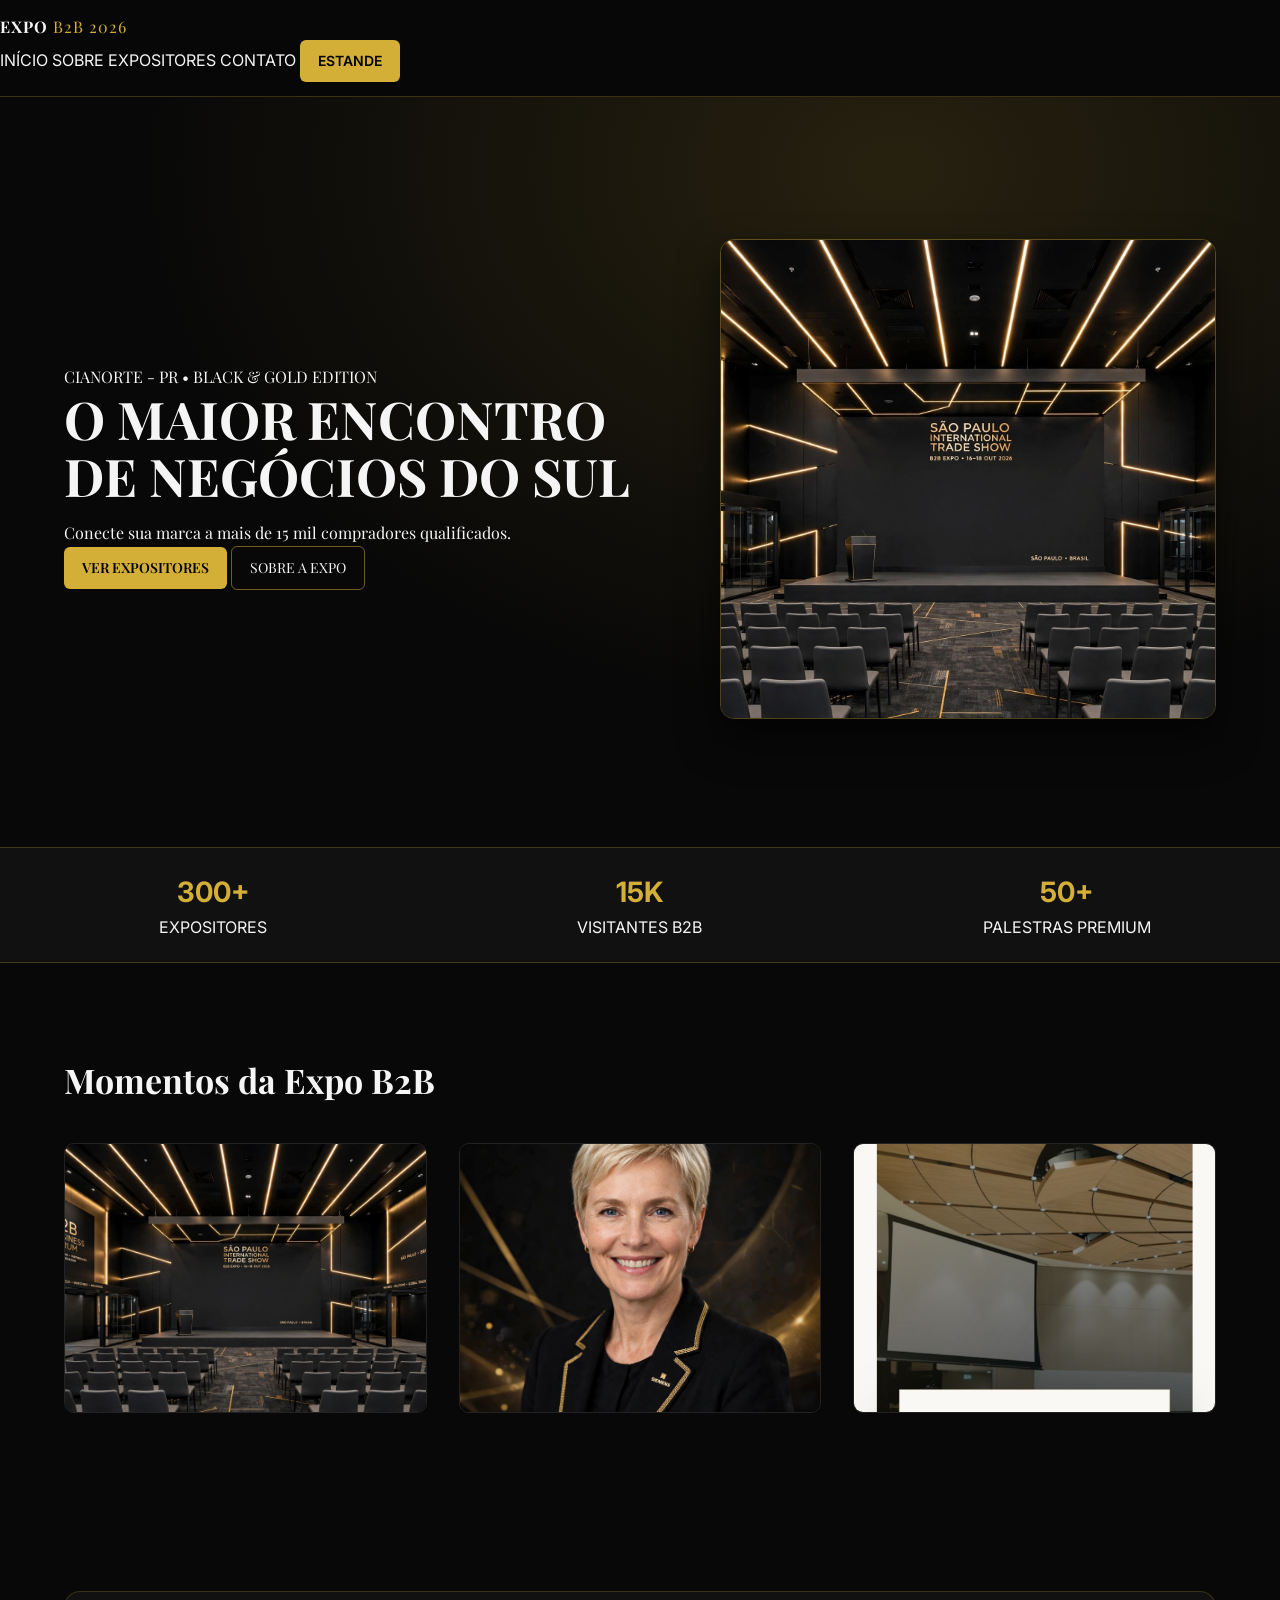
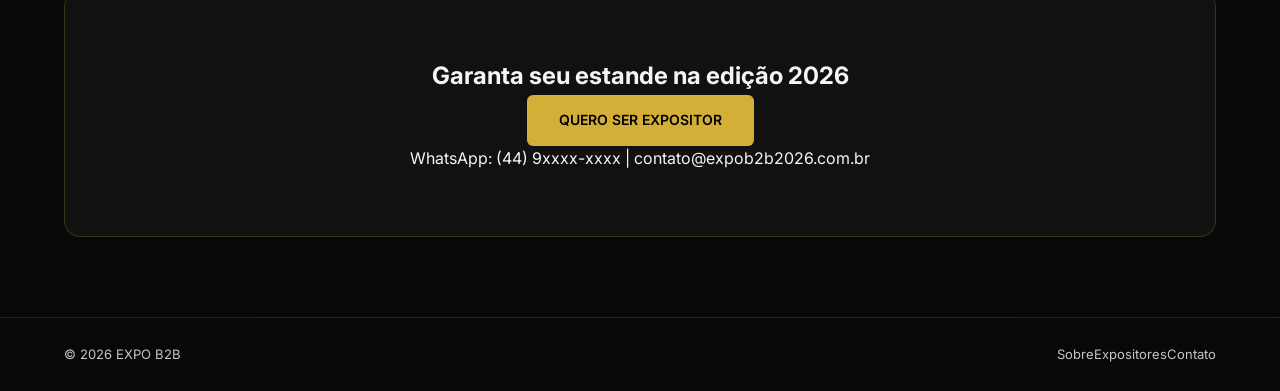
<file: Index.html>
<!DOCTYPE html>
<html lang="pt-BR">
<head>
<meta charset="UTF-8">
<meta name="viewport" content="width=device-width, initial-scale=1.0">
<title>Expo B2B 2026 | Black & Gold Edition</title>
<link rel="stylesheet" href="style.css">
</head>
<body>
<header class="header">
  <div class="logo">EXPO <span>B2B 2026</span></div>
  <nav>
    <a href="index.html">INÍCIO</a>
    <a href="sobre.html">SOBRE</a>
    <a href="expositor.html">EXPOSITORES</a>
    <a href="contato.html">CONTATO</a>
    <a href="contato.html" class="btn-gold">ESTANDE</a>
  </nav>
</header>
<main>
  <section class="hero">
    <div class="hero-text">
      <span class="tag">CIANORTE - PR • BLACK & GOLD EDITION</span>
      <h1>O MAIOR ENCONTRO DE <span>NEGÓCIOS</span> DO SUL</h1>
      <p>Conecte sua marca a mais de 15 mil compradores qualificados.</p>
      <div class="hero-btns">
        <a href="expositor.html" class="btn-gold">VER EXPOSITORES</a>
        <a href="sobre.html" class="btn-outline">SOBRE A EXPO</a>
      </div>
    </div>
    <div class="hero-img"><img src="foto.jpg" alt="Expo B2B"></div>
  </section>
  <section class="stats">
    <div><b>300+</b><p>EXPOSITORES</p></div>
    <div><b>15K</b><p>VISITANTES B2B</p></div>
    <div><b>50+</b><p>PALESTRAS PREMIUM</p></div>
  </section>
  <section class="galeria">
    <h2>Momentos da <span>Expo B2B</span></h2>
    <div class="grid">
      <img src="foto.jpg" alt="Foto 1">
      <img src="foto2.jpg" alt="Foto 2">
      <img src="foto3.jpg" alt="Foto 3">
    </div>
  </section>
  <section class="cta">
    <h2>Garanta seu estande na edição 2026</h2>
    <a href="contato.html" class="btn-gold" style="padding:14px 32px">QUERO SER EXPOSITOR</a>
    <p>WhatsApp: (44) 9xxxx-xxxx | contato@expob2b2026.com.br</p>
  </section>
</main>
<footer>
  <div>© 2026 EXPO B2B</div>
  <div><a href="sobre.html">Sobre</a><a href="expositor.html">Expositores</a><a href="contato.html">Contato</a></div>
</footer>
</body>
                  </html>
</file>
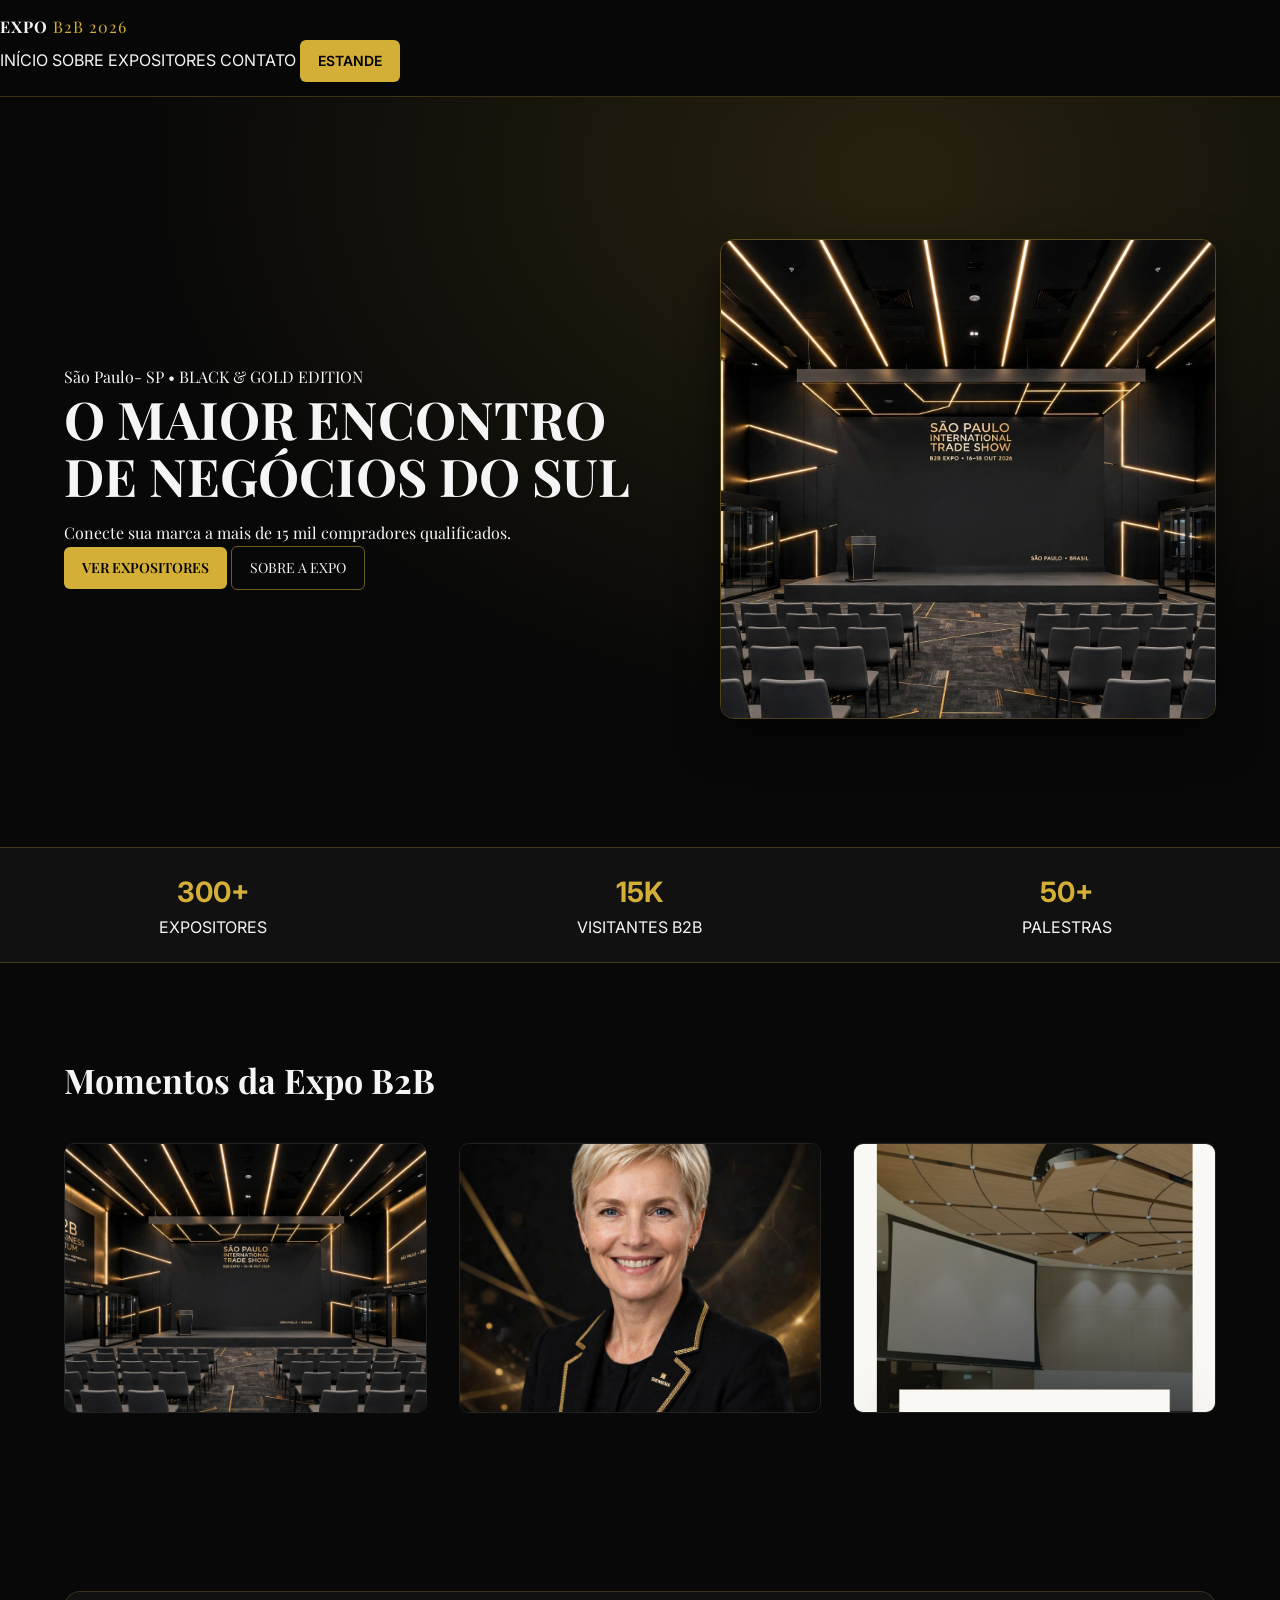
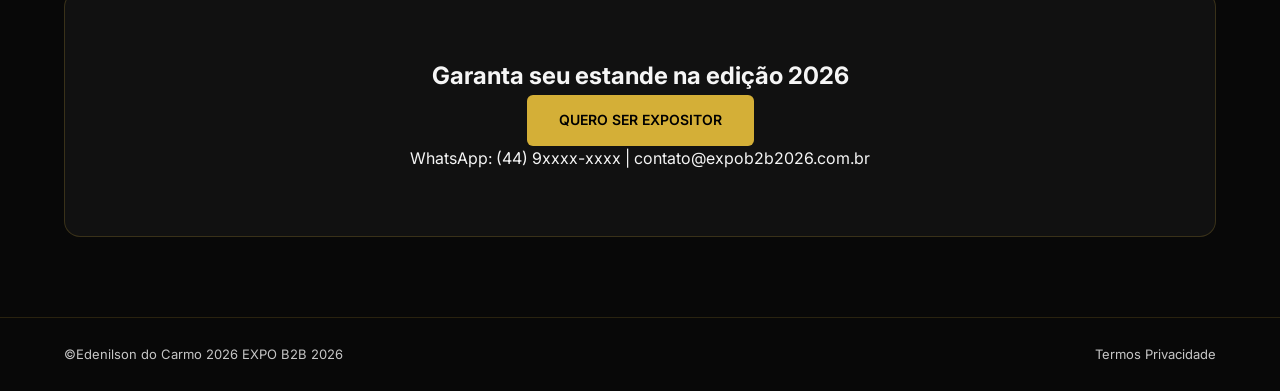
<file: index.html>
<!DOCTYPE html>
<html lang="pt-BR">
<head>
<meta charset="UTF-8">
<meta name="viewport" content="width=device-width, initial-scale=1.0">
<title>Expo B2B 2026 | Black & Gold Edition</title>
<link rel="stylesheet" href="style.css">
</head>
<body>
<header class="header">
  <div class="logo">EXPO <span>B2B 2026</span></div>
  <nav>
    <a href="index.html">INÍCIO</a>
    <a href="sobre.html">SOBRE</a>
    <a href="expositor.html">EXPOSITORES</a>
    <a href="contato.html">CONTATO</a>
    <a href="contato.html" class="btn-gold">ESTANDE</a>
  </nav>
</header>
<main>
  <section class="hero">
    <div class="hero-text">
      <span class="tag"> São Paulo- SP • BLACK & GOLD EDITION</span>
      <h1>O MAIOR ENCONTRO DE <span>NEGÓCIOS</span> DO SUL</h1>
      <p>Conecte sua marca a mais de 15 mil compradores qualificados.</p>
      <div class="hero-btns">
        <a href="expositor.html" class="btn-gold">VER EXPOSITORES</a>
        <a href="sobre.html" class="btn-outline">SOBRE A EXPO</a>
      </div>
    </div>
    <div class="hero-img"><img src="foto.jpg" alt="Expo B2B"></div>
  </section>
  <section class="stats">
    <div><b>300+</b><p>EXPOSITORES</p></div>
    <div><b>15K</b><p>VISITANTES B2B</p></div>
    <div><b>50+</b><p>PALESTRAS</p></div>
  </section>
  <section class="galeria">
    <h2>Momentos da <span>Expo B2B</span></h2>
    <div class="grid">
      <img src="foto.jpg" alt="Foto 1">
      <img src="foto2.jpg" alt="Foto 2">
      <img src="foto3.jpg" alt="Foto 3">
    </div>
  </section>
  <section class="cta">
    <h2>Garanta seu estande na edição 2026</h2>
    <a href="contato.html" class="btn-gold" style="padding:14px 32px">QUERO SER EXPOSITOR</a>
    <p>WhatsApp: (44) 9xxxx-xxxx | contato@expob2b2026.com.br</p>
  </section>
</main>
<footer>
  <div>©Edenilson do Carmo 2026 EXPO B2B 2026</div>
  <div>
    <a href="#">Termos</a>
    <a href="#">Privacidade</a>
  </div>
</footer>
  <script>
window.addEventListener('scroll', () => {
  document.querySelector('header').classList.toggle('scrolled', window.scrollY > 20);
});
  </script>
</body>
</html>
</file>
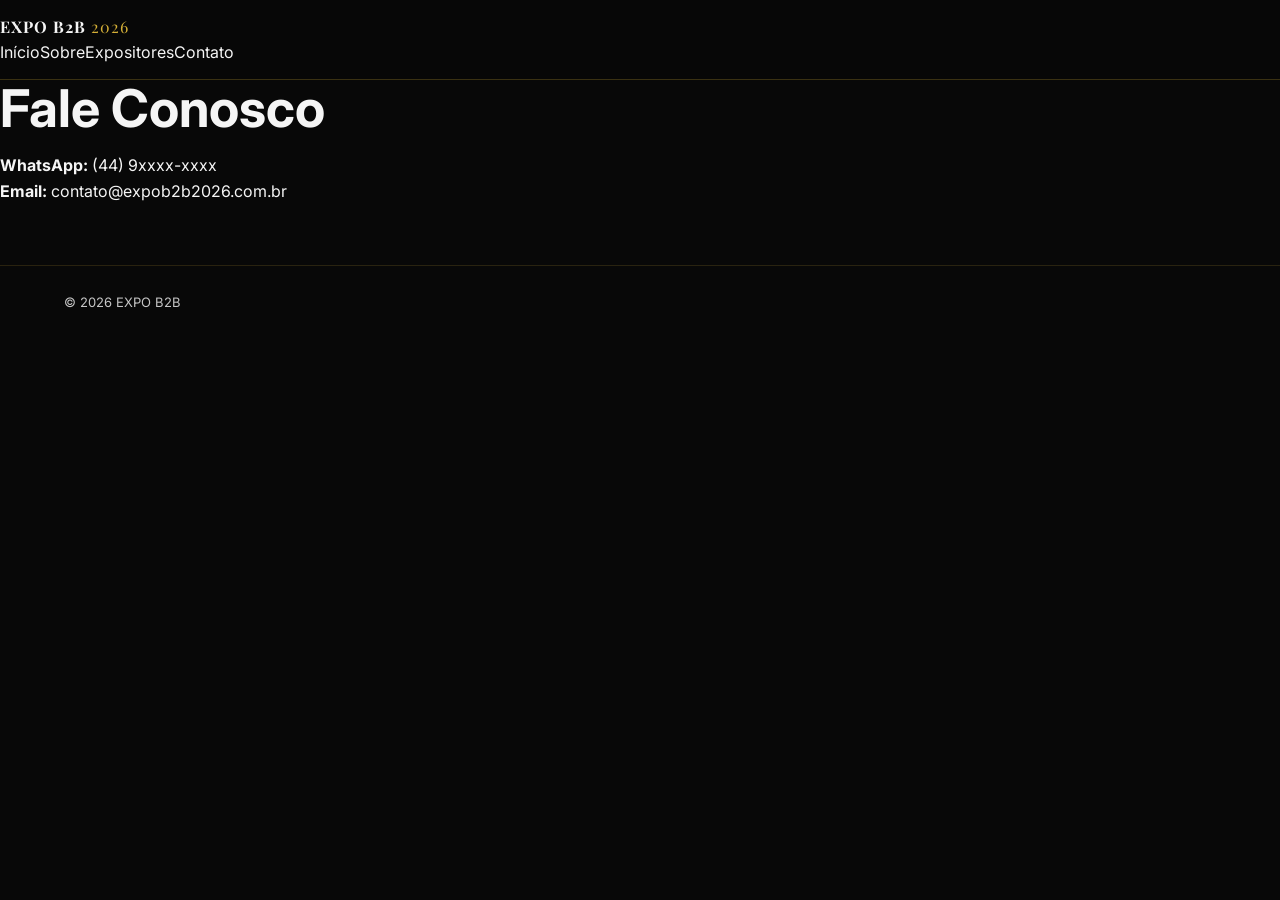
<file: Contato.html>
<!DOCTYPE html><html lang="pt-br"><head><meta charset="UTF-8"><title>Contato - EXPO B2B 2026</title><link rel="stylesheet" href="style.css"></head><body><header><div class="logo">EXPO B2B <span>2026</span></div><nav><a href="index.html">Início</a><a href="sobre.html">Sobre</a><a href="expositor.html">Expositores</a><a href="contato.html">Contato</a></nav></header><main><h1>Fale Conosco</h1><p><strong>WhatsApp:</strong> (44) 9xxxx-xxxx</p><p><strong>Email:</strong> contato@expob2b2026.com.br</p></main><footer><p>&copy; 2026 EXPO B2B</p></footer></body></html>
</file>
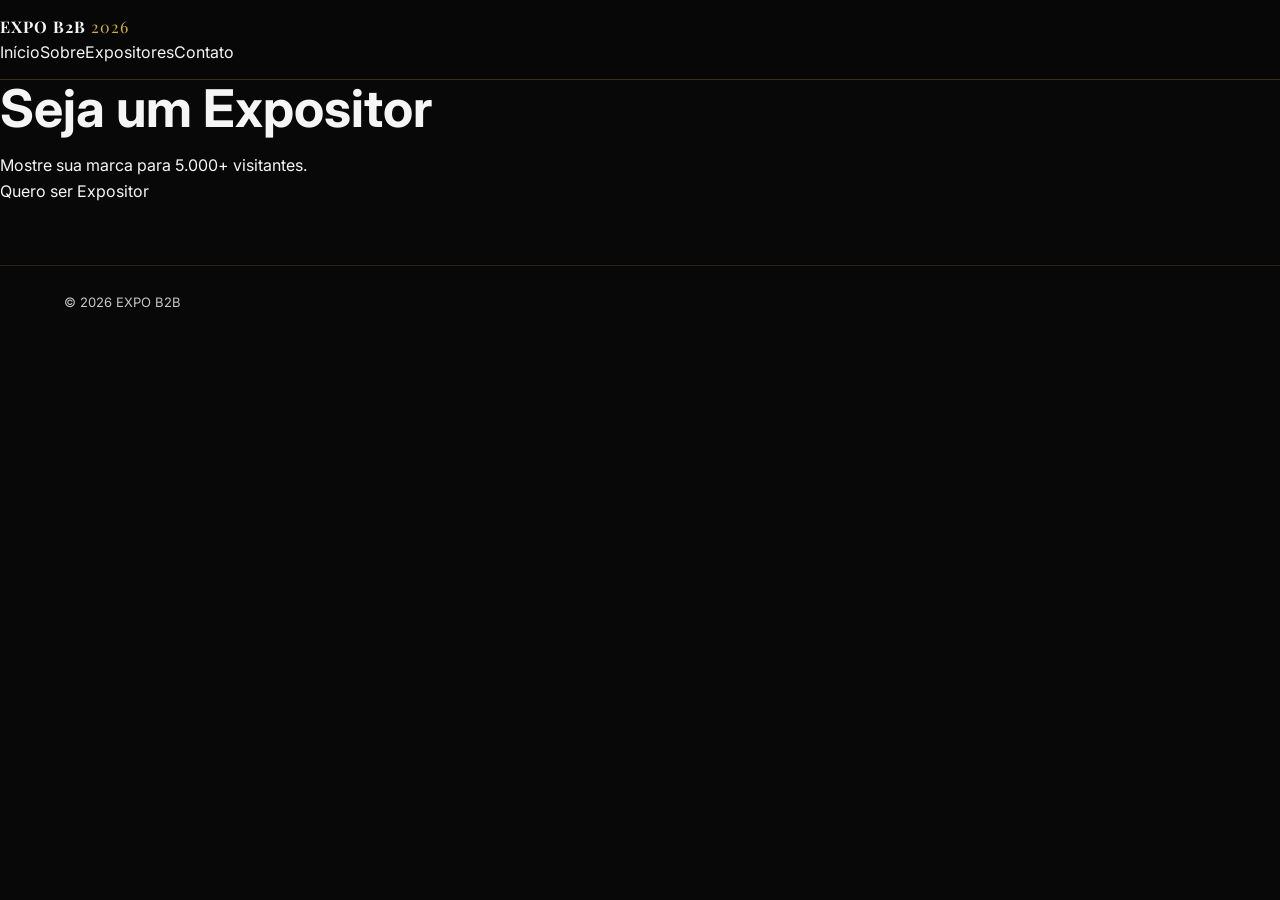
<file: Expor.html>
<!DOCTYPE html><html lang="pt-br"><head><meta charset="UTF-8"><title>Expositores - EXPO B2B 2026</title><link rel="stylesheet" href="style.css"></head><body><header><div class="logo">EXPO B2B <span>2026</span></div><nav><a href="index.html">Início</a><a href="sobre.html">Sobre</a><a href="expositor.html">Expositores</a><a href="contato.html">Contato</a></nav></header><main><h1>Seja um Expositor</h1><p>Mostre sua marca para 5.000+ visitantes.</p><a href="contato.html">Quero ser Expositor</a></main><footer><p>&copy; 2026 EXPO B2B</p></footer></body></html>
</file>
<file: style.css>
/* EXPO B2B 2026 - Black & Gold Edition - por Edenilson do Carmo */
@import url('https://fonts.googleapis.com/css2?family=Inter:wght@400;600&family=Playfair+Display:wght@700&display=swap');

*{margin:0;padding:0;box-sizing:border-box}
body{background:#080808;color:#f5f5f5;font-family:'Inter',sans-serif;line-height:1.6}
a{color:inherit;text-decoration:none}
.container{width:90%;max-width:1120px;margin:0 auto}

/* MENU FLUTUANTE */
header{
  position:sticky;
  top:0;
  z-index:1000;
  background:rgba(8,8,8,0.85);
  backdrop-filter:blur(10px);
  -webkit-backdrop-filter:blur(10px);
  border-bottom:1px solid rgba(212,175,55,0.25);
  transition:.3s;
  padding:14px 0;
}
header.scrolled{
  background:rgba(8,8,8,0.96);
  box-shadow:0 8px 24px rgba(0,0,0,0.6);
}
.nav{display:flex;align-items:center;justify-content:space-between;gap:20px}
.logo{font-family:'Playfair Display',serif;font-weight:700;letter-spacing:1px}
.logo span{color:#d4af37;font-weight:400}
.nav nav{display:flex;gap:22px}
.nav nav a{font-size:14px;opacity:.8;transition:.2s}
.nav nav a:hover,.nav nav a.active{color:#d4af37;opacity:1}
.btn-gold{background:#d4af37;color:#000;padding:10px 18px;border-radius:6px;font-weight:600;font-size:14px;transition:.2s;display:inline-block}
.btn-gold:hover{background:#e8c86a}
.btn-outline{border:1px solid rgba(212,175,55,0.5);padding:10px 18px;border-radius:6px;font-size:14px;transition:.2s;display:inline-block}
.btn-outline:hover{border-color:#d4af37;color:#d4af37}

/* HERO - com respiro que você pediu */
.hero,.container h1{font-family:'Playfair Display',serif}
.hero{
  padding:130px 5% 90px;
  display:grid;
  grid-template-columns:1.1fr 0.9fr;
  gap:50px;
  align-items:center;
  min-height:80vh;
  background:radial-gradient(at 70% 10%, rgba(212,175,55,0.15), transparent 60%)
}
.kicker{color:#d4af37;font-size:12px;letter-spacing:2px;margin-bottom:14px}
h1{font-size:52px;line-height:1.1;margin-bottom:16px}
.btns{display:flex;gap:12px;margin-top:18px;flex-wrap:wrap}
.hero-img img{
  width:100%;
  height:480px;
  object-fit:cover;
  border-radius:14px;
  border:1px solid rgba(212,175,55,0.35);
  box-shadow:0 20px 40px rgba(0,0,0,0.6);
  margin-top:10px;
}

/* STATS */
.stats{
  display:grid;
  grid-template-columns:repeat(3,1fr);
  border-top:1px solid rgba(212,175,55,0.25);
  border-bottom:1px solid rgba(212,175,55,0.25);
  background:#111;
  margin-top:30px;
}
.stats div{padding:22px;text-align:center}
.stats b{display:block;font-size:28px;color:#d4af37}
.stats span{font-size:12px;opacity:.7;letter-spacing:1px}

/* GALERIA - gap 32px que resolveu a proximidade */
.galeria{padding:90px 5%}
.galeria h2{font-family:'Playfair Display',serif;font-size:34px;margin-bottom:35px}
.grid{display:grid;grid-template-columns:repeat(auto-fit,minmax(260px,1fr));gap:32px}
.grid img{
  width:100%;
  height:270px;
  object-fit:cover;
  border-radius:10px;
  border:1px solid #222;
  transition:.3s;
  margin-bottom:8px;
}
.grid img:hover{transform:translateY(-4px);border-color:rgba(212,175,55,0.5)}

/* FEATURES */
.features{display:grid;grid-template-columns:repeat(3,1fr);gap:24px;margin:50px auto}
.card{background:#111;border:1px solid #1e1e1e;border-radius:12px;padding:28px}
.card h3{font-family:'Playfair Display',serif;margin-bottom:8px;color:#d4af37}

/* CTA */
.cta{margin:80px 5%;padding:65px 20px;text-align:center;background:#111;border:1px solid rgba(212,175,55,0.2);border-radius:16px}

/* FOOTER */
footer{
  margin-top:60px;
  padding:26px 5%;
  border-top:1px solid rgba(212,175,55,0.2);
  display:flex;justify-content:space-between;flex-wrap:wrap;gap:10px;
  font-size:13px;opacity:.8
}
.footer-right{display:flex;gap:18px}
.credito b{color:#d4af37}

/* MOBILE */
@media(max-width:860px){
  .hero{grid-template-columns:1fr;padding:100px 5% 60px}
  h1{font-size:36px}
  .hero-img img{height:320px}
  .features{grid-template-columns:1fr}
  .stats{grid-template-columns:repeat(3,1fr)}
  .nav nav{display:none}
    }
</file>
